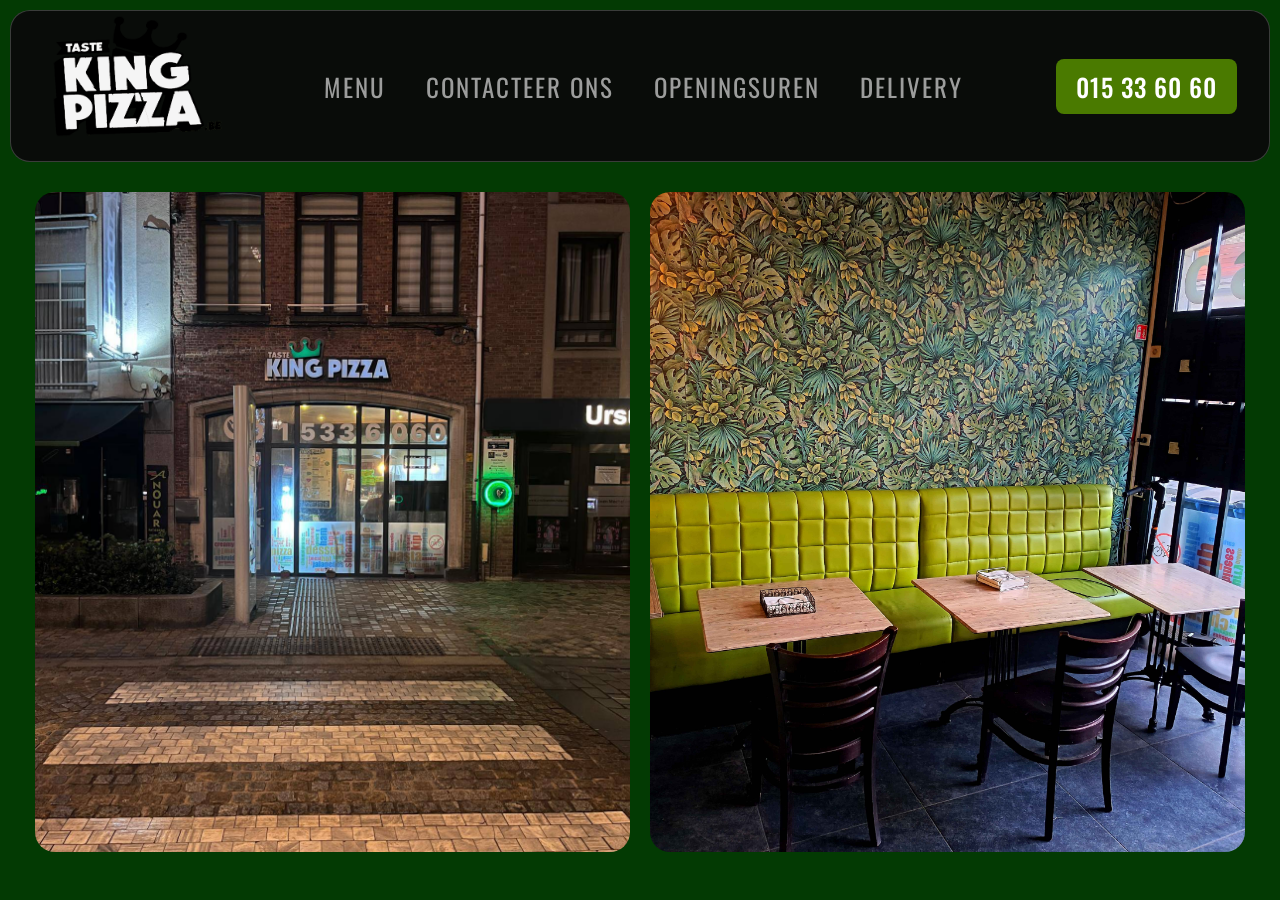
<file: index.html>
<!DOCTYPE html>
<html lang="en">
<head>
    <meta charset="UTF-8">
    <meta name="viewport" content="width=device-width, initial-scale=1.0">
    <meta name="description" content="Taste King pizza het lekkerste van het stad Mechelen">
    <link rel="stylesheet" href="style.css">
    <link rel="shortcut icon" href="images/logo_465x320.ico" type="image/x-icon">
    <link href="https://fonts.googleapis.com/css2?family=Oswald:wght@400;700&display=swap" rel="stylesheet">
    <title>Taste King Pizza Info</title>
</head>
<body>
    <nav id="navbar"></nav>

<div class="imageBox">
    <img src="images/IMG-20260505-WA0001.jpg" alt="buitenkant" class="rounded">
    <img src="images/IMG_20260427_181700.jpg" alt="binnekant" class="rounded">
</div>
<script src="js.js"></script>
</body>
</html>
</file>
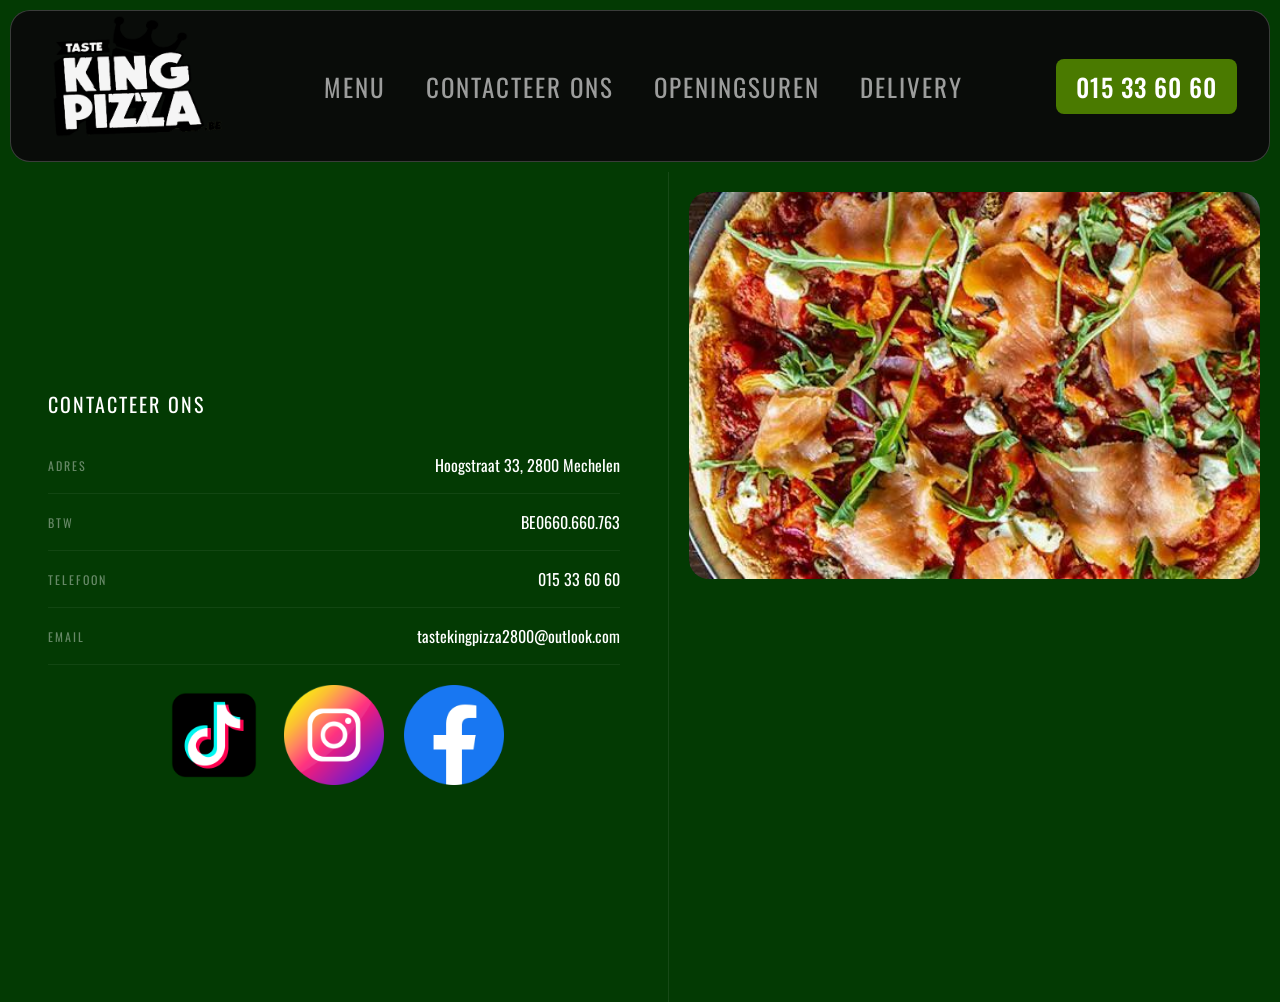
<file: Contact.html>
<!DOCTYPE html>
<html lang="en">
<head>
    <meta charset="UTF-8">
    <meta name="viewport" content="width=device-width, initial-scale=1.0">
    <meta name="description" content="problemen? contacteer ons">
    <link rel="stylesheet" href="style.css">
    <link rel="shortcut icon" href="images/logo_465x320.ico" type="image/x-icon">
    <link href="https://fonts.googleapis.com/css2?family=Oswald:wght@400;700&display=swap" rel="stylesheet">
    <title>Taste King Pizza contact</title>
</head>
<body>
    <nav id="navbar"></nav>
<div class="pageLayout">

    <!-- contact info -->
    <div class="contactLinks">
        <p class="fontsize">Contacteer Ons</p>
        
        <div class="contactRij">
            <span>Adres</span>
            <span>Hoogstraat 33, 2800 Mechelen</span>
        </div>
        <div class="contactRij">
            <span>BTW</span>
            <span>BE0660.660.763</span>
        </div>
        <div class="contactRij">
            <span>Telefoon</span>
            <a href="tel:+015336060">015 33 60 60</a>
        </div>
        <div class="contactRij">
            <span>Email</span>
            <a href="mailto:tastekingpizza2800@outlook.com">tastekingpizza2800@outlook.com</a>
        </div>
        <div class="imageLinks">
        <a href="https://www.tiktok.com/@tastekingpizza?_r=1&_t=ZG-95w9mRkjaSm">
            <img src="images/social-media.png" alt="tiktok" class="imageHeight">
        </a>
        <a href="https://www.instagram.com/tastekingpizza2800?igsh=OWg2a2xrbHc5Nmll">
            <img src="images/instagram (1).png" alt="instagram" class="imageHeight">
        </a>
        <a href="https://www.facebook.com/share/1CYwjkFr4G/">
            <img src="images/facebook.png" alt="facebook" class="imageHeight">
        </a>
        </div>
    </div>

    <!--Google Maps-->
    <div class="fotoKant">
    <img src="images/IMG-20260505-WA0004.jpg" alt="pizza foto" class="contactFoto">
    <iframe
        src="https://www.google.com/maps/embed?pb=!1m18!1m12!1m3!1d2499.8!2d4.4800!3d51.0280!2m3!1f0!2f0!3f0!3m2!1i1024!2i768!4f13.1!3m3!1m2!1s0x47c3e4007ec6b595%3A0x0!2sHoogstraat+33%2C+2800+Mechelen!5e0!3m2!1snl!2sbe!4v1"
        class="contactMap"
        allowfullscreen="" loading="lazy">
    </iframe>
</div>

</div>
<script src="js.js"></script>
</body>
</html>
</file>
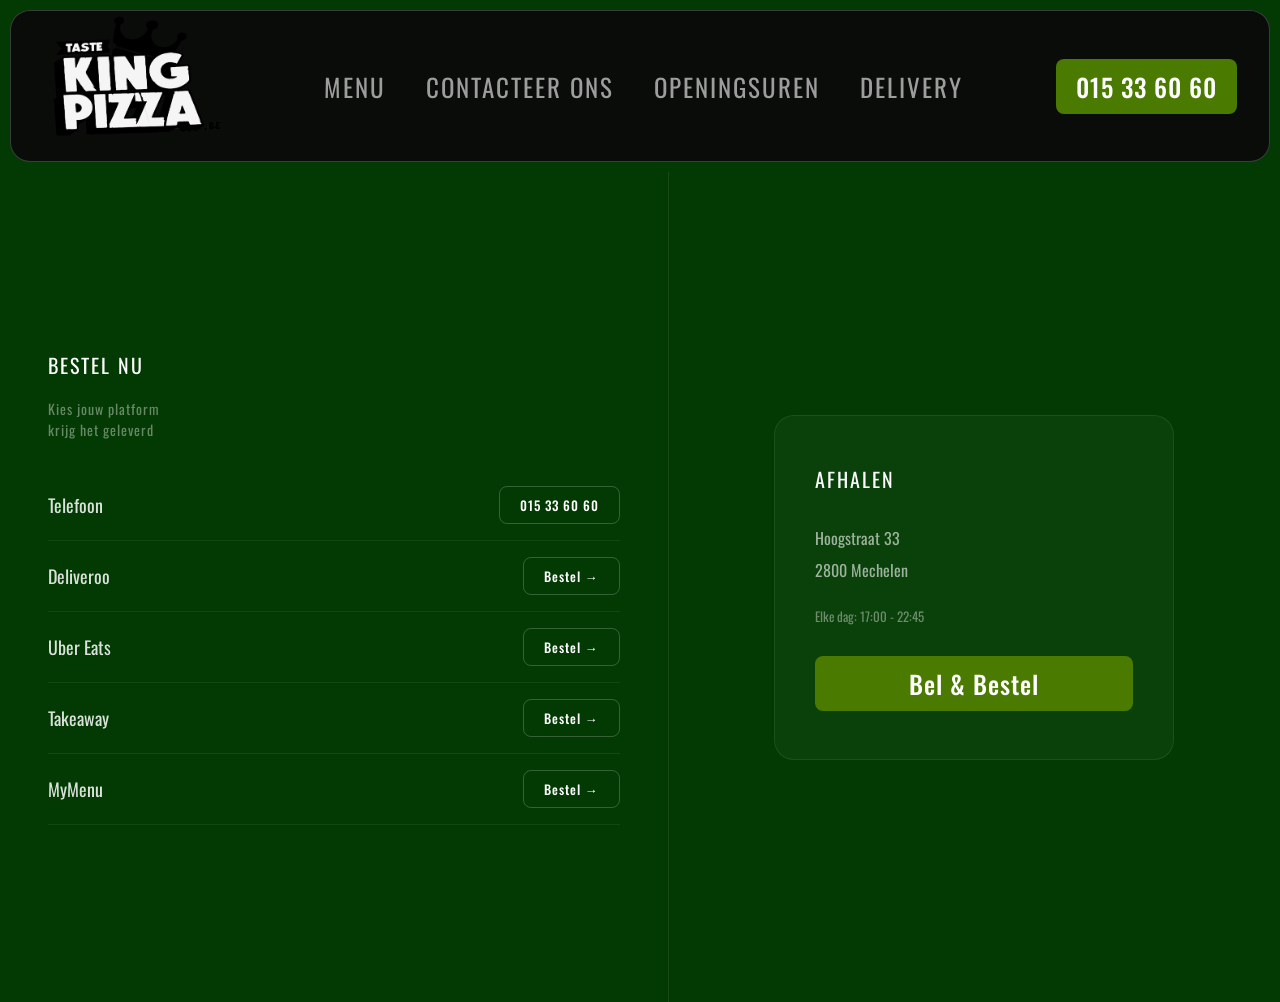
<file: DeliveryZones.html>
<!DOCTYPE html>
<html lang="en">
<head>
    <meta charset="UTF-8">
    <meta name="viewport" content="width=device-width, initial-scale=1.0">
    <link rel="stylesheet" href="style.css">
    <link rel="shortcut icon" href="images/logo_465x320.ico" type="image/x-icon">
    <link href="https://fonts.googleapis.com/css2?family=Oswald:wght@400;700&display=swap" rel="stylesheet">
    <title>Taste King Pizza - Bestellen</title>
</head>
<body>
    <nav id="navbar"></nav>

    <div class="pageLayout">

        <div class="contactLinks">
            <p class="fontsize">Bestel Nu</p>
            <p style="color: rgba(255,255,255,0.4); font-size: 14px; margin-bottom: 30px; letter-spacing: 1px;">Kies jouw platform <br> krijg het geleverd
            </p>

            <div class="dagRij">
                <span>Telefoon</span>
                <a href="tel:+015336060" class="bestelBtn">015 33 60 60</a>
            </div>
            <div class="dagRij">
                <span>Deliveroo</span>
                <a href="https://deliveroo.be/nl-be/menu/mechelen/centrum/taste-king-pizza" target="_blank" class="bestelBtn">Bestel →</a>
            </div>
            <div class="dagRij">
                <span>Uber Eats</span>
                <a href="https://www.ubereats.com/be-en/store/taste-king-pizza/eDv2JHKyXgS_x2Bzr3ZMTg?srsltid=AfmBOoor3YNMfI3z9lPceWub0S_1X88e3j3EQYMy7XPPcbpBPQJ9yGtE" target="_blank" class="bestelBtn">Bestel →</a>
            </div>
            <div class="dagRij">
                <span>Takeaway</span>
                <a href="https://www.takeaway.com/be-en/menu/taste-king-pizza-mechelen" target="_blank" class="bestelBtn">Bestel →</a>
            </div>
            <div class="dagRij">
                <span>MyMenu</span>
                <a href="https://www.mymenu.be/en/taste-king-pizza-mechelen" target="_blank" class="bestelBtn">Bestel →</a>
            </div>
        </div>

        <div class="fotoKant" style="align-items: center; justify-content: center;">
            <div class="infoCard">
                <p class="fontsize" style="margin-bottom: 20px;">Afhalen</p>
                <p style="color: rgba(255,255,255,0.6); line-height: 2;">Hoogstraat 33<br>2800 Mechelen</p>
                <p style="color: rgba(255,255,255,0.4); font-size: 13px; margin-top: 20px;">Elke dag: 17:00 - 22:45</p>
                <a href="tel:+015336060" class="navCta" style="margin-top: 30px; display: block; text-align: center;">Bel & Bestel</a>
            </div>
        </div>

    </div>

    <script src="js.js"></script>
</body>
</html>
</file>
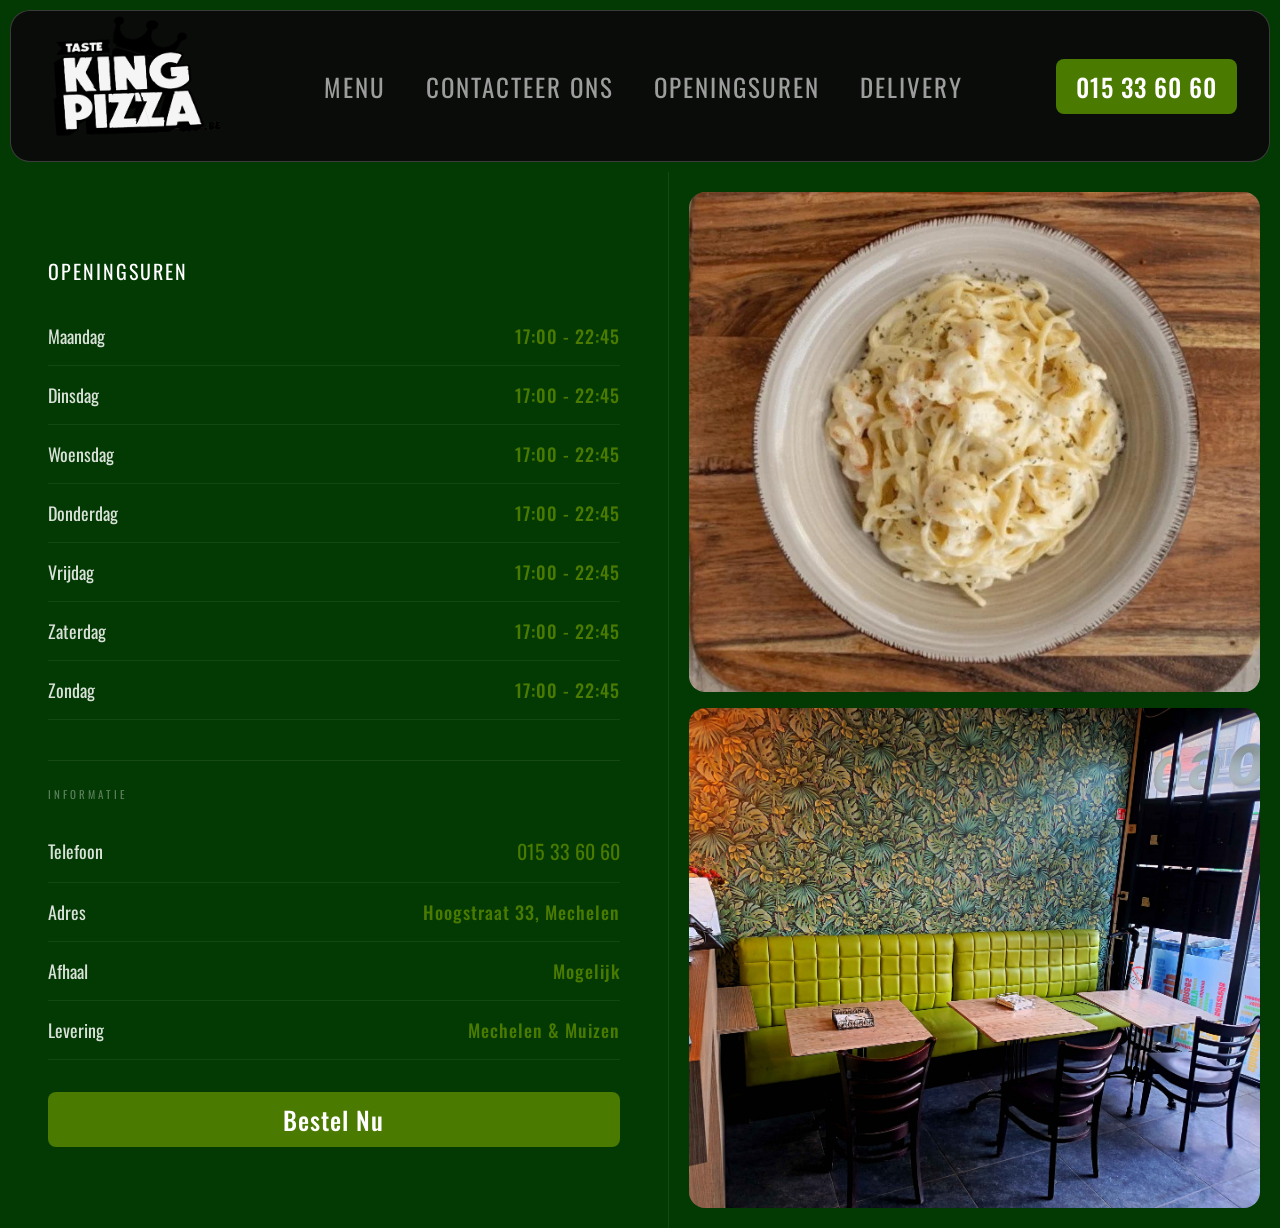
<file: Openingsuren.html>
<!DOCTYPE html>
<html lang="en">
<head>
    <meta charset="UTF-8">
    <meta name="viewport" content="width=device-width, initial-scale=1.0">
    <meta name="description" content="We zijn 7/7 open special voor u">
    <link rel="stylesheet" href="style.css">
    <link rel="shortcut icon" href="images/logo_465x320.ico" type="image/x-icon">
    <link href="https://fonts.googleapis.com/css2?family=Oswald:wght@400;700&display=swap" rel="stylesheet">
    <title>Taste King Pizza openingsUren</title>
</head>
<body>
    <nav id="navbar"></nav>
<div class="pageLayout">
    
    <!-- openingsuren -->
    <div class="openingsUren">
        <p class="fontsize">Openingsuren</p>
        <div class="dagRij">
            <span>Maandag</span><span>17:00 - 22:45</span>
        </div>
        <div class="dagRij">
            <span>Dinsdag</span><span>17:00 - 22:45</span>
        </div>
        <div class="dagRij">
            <span>Woensdag</span><span>17:00 - 22:45</span>
        </div>
        <div class="dagRij">
            <span>Donderdag</span><span>17:00 - 22:45</span>
        </div>
        <div class="dagRij">
            <span>Vrijdag</span><span>17:00 - 22:45</span>
        </div>
        <div class="dagRij">
            <span>Zaterdag</span><span>17:00 - 22:45</span>
        </div>
        <div class="dagRij">
            <span>Zondag</span><span>17:00 - 22:45</span>
        </div>

        <!-- extra info BINNEN de openingsUren div -->
        <div style="margin-top: 40px; padding-top: 24px; border-top: 0.5px solid rgba(255,255,255,0.08);">
            <p style="font-size: 11px; letter-spacing: 3px; text-transform: uppercase; color: rgba(255,255,255,0.35); margin-bottom: 16px;">Informatie</p>
            <div class="dagRij">
                <span>Telefoon</span>
                <a href="tel:+015336060" style="color:#4a7a00;">015 33 60 60</a>
            </div>
            <div class="dagRij">
                <span>Adres</span>
                <span>Hoogstraat 33, Mechelen</span>
            </div>
            <div class="dagRij">
                <span>Afhaal</span>
                <span style="color:#4a7a00;">Mogelijk</span>
            </div>
            <div class="dagRij">
                <span>Levering</span>
                <span style="color:#4a7a00;">Mechelen & Muizen</span>
            </div>
        </div>

        <a href="DeliveryZones.html" class="navCta" style="margin-top: 32px; text-align: center; display: block;">
            Bestel Nu
        </a>

    </div> <!-- ← sluit openingsUren hier -->

    <!-- foto's -->
    <div class="fotoKant">
        <img src="images/IMG-20260505-WA0003.jpg" alt="pasta" class="rounded">
        <img src="images/IMG_20260427_181700.jpg" alt="binnenkant" class="rounded">
    </div>

</div>
<script src="js.js"></script>
</body>
</html>
</file>
<file: style.css>
* {
    margin: 0;
    padding: 0;
    box-sizing: border-box;
    scrollbar-width: none;
    -ms-overflow-style: none;
}
*::-webkit-scrollbar {
    display: none;
}

body {
    font-family: 'Oswald', sans-serif;
    min-height: 100vh;
    display: flex;
    flex-direction: column;
    /*background-image: url('images/pexels-pixabay-326311.jpg');*/
    background: #033a03;
    background-image: none;
    background-size: cover;
    background-repeat: no-repeat;
    background-attachment: fixed; 
    color: white;                 
}

a {
    color: white;                  
    text-decoration: none;
    font-size: 20px;
}

b {
    font-size: clamp(20px, 4vw, 80px);
}
.smalltext{
    font-size: clamp(10px, 1.5vw, 50px);
}
.pizzaBovenMap {
    display: none;
}

/* NAVIGATIEBALK */
.navigatiebalk {
    display: flex;
    flex-direction: row;
    align-items: center;
    justify-content: space-between;
    padding: 0 32px;
    height: 70;
    min-height: auto;
    flex-wrap: wrap;
    position: sticky;
    top: 0;
    z-index: 100;
    background: rgba(10, 10, 10, 0.95);  
    backdrop-filter: blur(20px);
    margin: 10px;
    border-radius: 20px;
    border: 1px solid rgba(255,255,255,0.2); 
}
.toRight{
    display: flex;
    flex-direction: row;
    flex-wrap: nowrap;
    align-self: center;
    gap: 0px;
}

.tasteKingPizza img{
    height: 150px;
    width: auto;
    display: block;
    padding-bottom: 20px; 
}

.menuLink {
    font-size: clamp(25px, 1.8vw, 15px);
    font-weight: 400;
    text-transform: uppercase;
    display: flex;
    align-self: center;
    padding: 8px 16px;
    color: rgba(255,255,255,0.6);
    border-radius: 8px;
    transition: color 0.2s, background 0.2s;
    white-space: nowrap;
    font-family: 'Oswald', sans-serif;
    letter-spacing: 2px;           
    padding: 0 20px;
}
.menuLink:hover {
    background: white;
    background: rgba(255,255,255,0.06);
    transition: 1s;
    border-radius: 100px;
}
.navCta {
    font-size: 25px;
    font-weight: 500;
    letter-spacing: 1px;
    padding: 9px 20px;
    background: #4a7a00;
    color: white;
    border-radius: 8px;
    transition: background 0.2s;
    white-space: nowrap;
    font-family: 'Oswald', sans-serif;
    text-decoration: none;
}
.navCta:hover {
    background: #5c9600;
}

.openingsUren {
    display: flex;
    flex-direction: column;
    justify-content: center;
    padding: 60px 48px;      
    flex: 1;
    border-right: 0.5px solid rgba(255,255,255,0.08);
    max-width: none;
}
.dagRij {
    display: flex;
    justify-content: space-between;
    align-items: center;
    padding: 16px 0;
    border-bottom: 0.5px solid rgba(255,255,255,0.06);
    font-size: clamp(14px, 1.5vw, 18px);
    color: rgba(255,255,255,0.85);
}
.dagRij span:last-child {
    color: #4a7a00;
    font-weight: 500;
    letter-spacing: 1px;
}
.fotoKant {
    flex: 1;
    display: flex;
    flex-direction: column;
    gap: 16px;
    padding: 20px;
    justify-content: stretch;
    min-height: calc(100vh - 90px);
}
.fotoKant .rounded {
    width: 100%;
    flex: 1; 
    object-fit: cover;
    border-radius: 16px;
    min-height: 0; 
}
#sectorenBlok {
    grid-column: 3;
    grid-row: 1;
    padding: 32px 20px;
    display: flex;
    flex-direction: column;
    gap: 8px;
    position: sticky;
    top: 90px;
    align-self: start;
    border-left: 0.5px solid rgba(255,255,255,0.08);
}

.sectorLink {
    font-size: 12px;
    letter-spacing: 2px;
    text-transform: uppercase;
    padding: 10px 14px;
    border-radius: 8px;
    color: rgba(255,255,255,0.5);
    transition: all 0.2s;
    font-family: 'Oswald', sans-serif;
    text-decoration: none;
    display: block;
}

.sectorLink:hover {
    background: rgba(255,255,255,0.06);
    color: #4a7a00;
}
.pageLayout {
    display: flex;
    flex-direction: row;
    min-height: calc(100vh - 70px);
}
.fontsize {
    font-size: 20px;
    letter-spacing: 2px;
    text-transform: uppercase;
    padding-bottom: 8px;
    margin-bottom: 10px;
}

.margin {
    margin-bottom: 0;              
}

.openingsUren p{
    line-height: 1.8;
}

.imageBox{
    display: flex;
    flex-direction: row;
    justify-content: center;
    align-items: center;
    gap: 20px;
    padding: 20px;
    width: 100%;
    box-sizing: border-box;
    height: calc(100vh - 200px);
    
}
.imageBox .rounded {
    width: 48%;
    height: 100%;
    object-fit: cover;
    border-radius: 20px;
}
.rounded{
    border-radius: 20px;
    object-fit: cover;
    width: 48%;
    max-width: 100%;
}
.contactLinks {
    flex: 1;
    display: flex;
    flex-direction: column;
    justify-content: center;
    padding: 60px 48px;
    border-right: 0.5px solid rgba(255,255,255,0.08);
}
.contactMap {
    width: 100%;
    flex: 1;
    min-height: 300px;
    border: 0;
    border-radius: 20px;
    display: block;
    filter: invert(1) hue-rotate(1deg) brightness(0.8);
}
.contactFoto {
    width: 100%;
    flex: 1;
    object-fit: cover;
    border-radius: 20px;
    min-height: 200px;
}


.contactRij {
    display: flex;
    justify-content: space-between;
    align-items: center;
    padding: 16px 0;
    border-bottom: 0.5px solid rgba(255,255,255,0.06);
    font-size: clamp(14px, 1.5vw, 17px);
}

.contactRij span:first-child {
    color: rgba(255,255,255,0.4);
    font-size: 12px;
    letter-spacing: 2px;
    text-transform: uppercase;
}

.contactRij span:last-child, .contactRij a {
    color: white;
    font-size: clamp(13px, 1.4vw, 16px);
}

.contactRij a:hover {
    color: #4a7a00;
}
.imageLinks{
    display: flex;
    flex-direction: row;
    gap: 20px;
    margin-top: 20px;
    justify-content: center;
}
.imageHeight{
    height: 100px;
    width: auto;
    display: block;
}
.bestelBtn {
    font-size: 13px;
    font-weight: 500;
    letter-spacing: 1px;
    padding: 8px 20px;
    background: transparent;
    color: white;
    border: 0.5px solid rgba(255,255,255,0.2);
    border-radius: 8px;
    transition: background 0.2s, border 0.2s;
    white-space: nowrap;
    font-family: 'Oswald', sans-serif;
    text-decoration: none;
}

.bestelBtn:hover {
    background: #4a7a00;
    border-color: #4a7a00;
}

.infoCard {
    background: rgba(255,255,255,0.03);
    border: 0.5px solid rgba(255,255,255,0.08);
    border-radius: 20px;
    padding: 48px 40px;
    width: 80%;
    max-width: 400px;
}
/* MENU PAGINA */
.menuWrapper {
    flex: 1;
    display: grid;
    grid-template-columns: 220px 1fr 160px;
    grid-template-rows: 1fr auto;
    gap: 0;
    min-height: 100vh;
}

#prijzenBlok {
    grid-column: 1;
    grid-row: 1;
    padding: 32px 24px;
    border-right: 0.5px solid rgba(255,255,255,0.08);
    top: 90px;
    align-self: start;
}

#menuItems {
    grid-column: 2;
    grid-row: 1 / 3;
    padding: 32px 40px;
    border-right: 0.5px solid rgba(255,255,255,0.08);
    overflow-y: auto;
}

#zonesBlok {
    grid-column: 3;
    grid-row: 1;
    padding: 32px 20px;
    display: flex;
    flex-direction: column;
    justify-content: flex-end;
    gap: 10px;
}

.blokTitel {
    font-size: 11px;
    letter-spacing: 3px;
    text-transform: uppercase;
    color: rgba(255,255,255,0.35);
    margin-bottom: 12px;
}

.prijsRij {
    display: flex;
    justify-content: space-between;
    padding: 8px 0;
    border-bottom: 0.5px solid rgba(255,255,255,0.05);
    font-size: 14px;
}

.prijsRij span:last-child { 
    color: #ffffff; 
    font-weight: 500; 
}
.prijsRij small { 
    font-size: 11px; 
    color: rgba(255,255,255,0.3); 
    display: block; 
}

.sauzenRij { 
    display: flex; 
    flex-wrap: wrap; 
    gap: 6px; 
    margin-top: 8px; 
}
.sausTag { 
    font-size: 11px; 
    padding: 4px 10px; 
    border: 0.5px solid rgba(255,255,255,0.1); 
    border-radius: 4px; 
    color: rgba(255,255,255,0.5); 
}

.toppingGrid { 
    display: flex; 
    flex-wrap: wrap; 
    gap: 6px; 
    margin-top: 8px; 
}
.toppingTag { 
    font-size: 11px; 
    padding: 4px 10px; 
    border: 0.5px solid rgba(255,255,255,0.08); 
    border-radius: 4px; 
    color: rgba(255,255,255,0.4); 
}

.categorieTitel {
    font-size: clamp(22px, 3vw, 32px); /* groter */
    letter-spacing: 3px;
    text-transform: uppercase;
    margin-bottom: 16px;
    padding-bottom: 10px;
    border-bottom: 0.5px solid rgba(255,255,255,0.08);
    color: #4ec83b; 
}

.menuRij {
    display: flex;
    justify-content: space-between;
    align-items: center;
    padding: 12px 0;
    border-bottom: 0.5px solid rgba(255,255,255,0.05);
}

.itemNaam { 
    font-size: 15px; 
    letter-spacing: 0.5px; 
}
.itemDetail { 
    font-size: 12px; 
    color: rgba(255,255,255,0.35); 
    margin-top: 3px; 
}
.itemPrijs { 
    font-size: 15px; 
    color: #ffffff; 
    font-weight: 500; 
    white-space: nowrap; 
    margin-left: 16px; }

.zoneTag {
    font-size: 12px;
    letter-spacing: 2px;
    text-transform: uppercase;
    padding: 10px 14px;
    border: 0.5px solid rgba(74,122,0,0.3);
    border-radius: 8px;
    color: #4a7a00;
    text-align: center;
}

/* Grote schermen */
@media (max-width: 1100px) {
    .navCta {
        display: none;
    }
}


/* Tablet */
@media (max-width: 992px) {
    .fontsize {
        font-size: clamp(18px, 3vw, 26px);
    }

    /* navbar fix tablet */
    .navigatiebalk {
        padding: 0 16px;
        flex-wrap: nowrap;
        align-items: center;
    }

    .tasteKingPizza img {
        height: 55px;
        padding-bottom: 0;
    }

    .menuLink {
        font-size: clamp(10px, 1.4vw, 14px);
        padding: 0 8px;
        letter-spacing: 1px;
    }

    .navCta {
        font-size: 13px;
        padding: 8px 14px;
    }

    /* contactpagina titel fix */
    .contactLinks {
        padding: 40px 24px;
    }

    .fontsize {
        margin-top: 0;
        padding-top: 0;
    }
}

/* Kleine tablet / grote telefoon */
@media (max-width: 768px) {
    .navigatiebalk{
        padding: 0 16px;
        height: 60px;
    }
    .imageHeight {
        height: 70px;
    }
    .menuLink{
        font-size: 11px;
        padding: 6px 10px;
        letter-spacing: 1px;
    }
    .navCta {
        display: none; /* verberg op tablet */
    }
    .pageLayout {
        flex-direction: column;
    }
    .openingsUren {
        padding: 40px 24px;
        border-right: none;
        border-bottom: 0.5px solid rgba(255,255,255,0.08);
    }
    .fotoKant {
        width: 100%;
        min-height: 600px;
    }
    
    .contactFoto {
        height: 250px;
        flex: none;
    }
    .contactMap {
        height: 350px;
        flex: none;
        min-height: 350px;
    }
    .fotoKant .rounded {
        height: auto;
    }
    .openingsUren{
        width: 90%;
        max-width: none;
    }
    .imageBox{
        flex-direction: column;
        align-items: center;
        width: 100%;
        padding: 8px;
        gap: 15px;
    }
    .rounded{
        width: 95%;
        max-width: 100%;
    }
    .imageBox .rounded{
        width: 80%;
        height: 45%;
    }
    b {
        font-size: clamp(20px, 6vw, 50px);
    }
    .contactLinks {
        padding: 40px 24px;
        border-right: none;
        border-bottom: 0.5px solid rgba(255,255,255,0.08);
    }
    .menuWrapper {
        display: flex;
        flex-direction: column;
    }
    #prijzenBlok { 
        position: static;
        border-right: none;
        border-bottom: 0.5px solid rgba(255,255,255,0.08);
        padding: 24px 16px;
    }
    #menuItems { 
        border-right: none;
        padding: 24px 16px;
        overflow-y: auto;
        scrollbar-width: none; /* Firefox */
        -ms-overflow-style: none; /* IE/Edge */
    }
    #menuItems::-webkit-scrollbar {
    display: none; /* Chrome/Safari/Android */
}
    /* # is een id selector dus ge maakt geen nieuwe class aan maar ge voegt css op een bestaant id het kan maar 1 keer gebruikt worden*/
    #zonesBlok { 
        border-top: 0.5px solid rgba(255,255,255,0.08);
        flex-direction: row;
        flex-wrap: wrap;
        padding: 24px 16px;
        justify-content: flex-start; 
    }
    #sectorenBlok {
        display: none;
    }
}

/* Telefoon */
@media (max-width: 480px) {
    .navigatiebalk {
        flex-direction: column;
        align-items: center;
        padding: 12px 16px;
        gap: 10px;
        height: auto;
        min-height: auto;}
        .tasteKingPizza img{
        height: 60px;
        }
    .rounded{
        width: 95%;
        max-width: 100%
    }
    .toRight {
        display: flex;
        flex-direction: row;
        flex-wrap: wrap;
        justify-content: center;
        gap: 4px;
        width: 100%;
    }
    .imageHeight {
        height: 50px;
    }
    .imageLinks {
        gap: 12px;
    }
    .menuLink {
        font-size: 11px;
        padding: 6px 10px;
        letter-spacing: 0;
        background: rgba(255,255,255,0.05);
        border: 0.5px solid rgba(255,255,255,0.1);
        border-radius: 6px;
        color: rgba(255,255,255,0.7);
    }
    .fontsize {
        font-size: clamp(16px, 5vw, 22px);
    }
}
</file>
